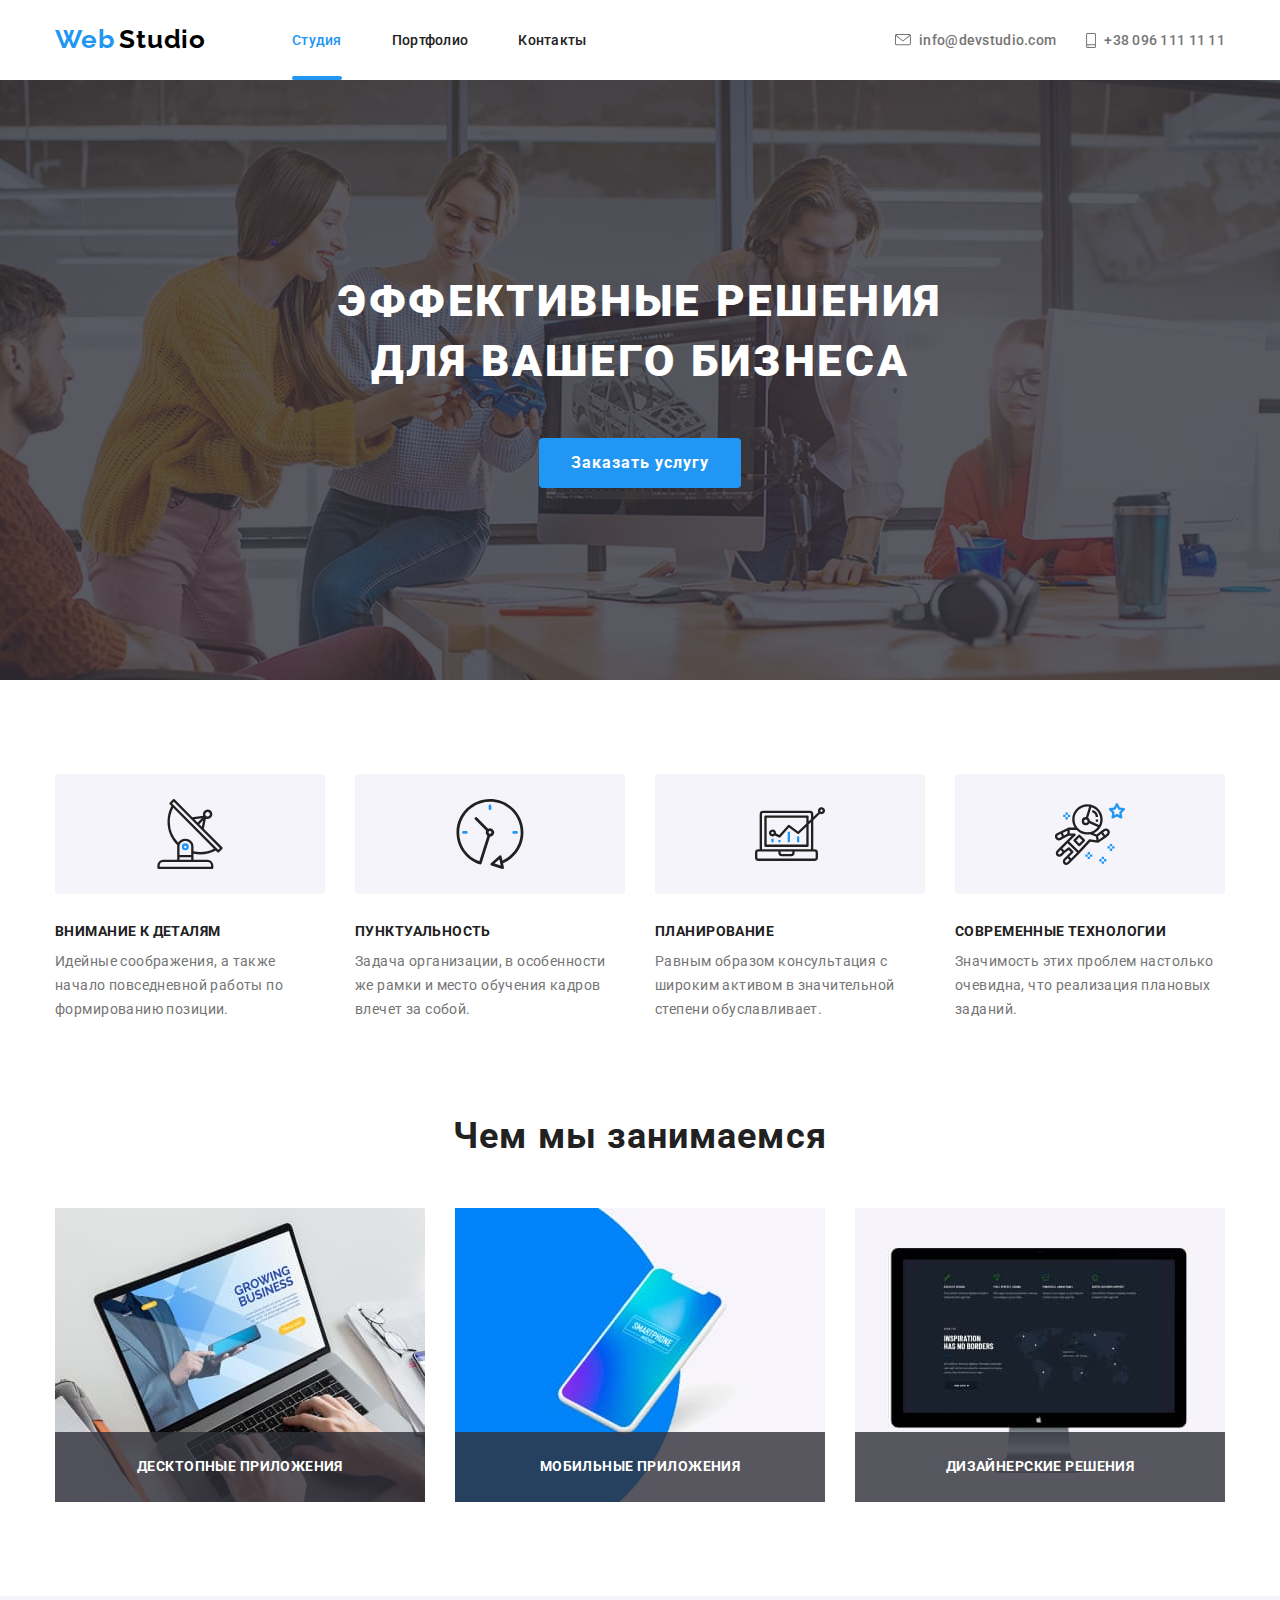
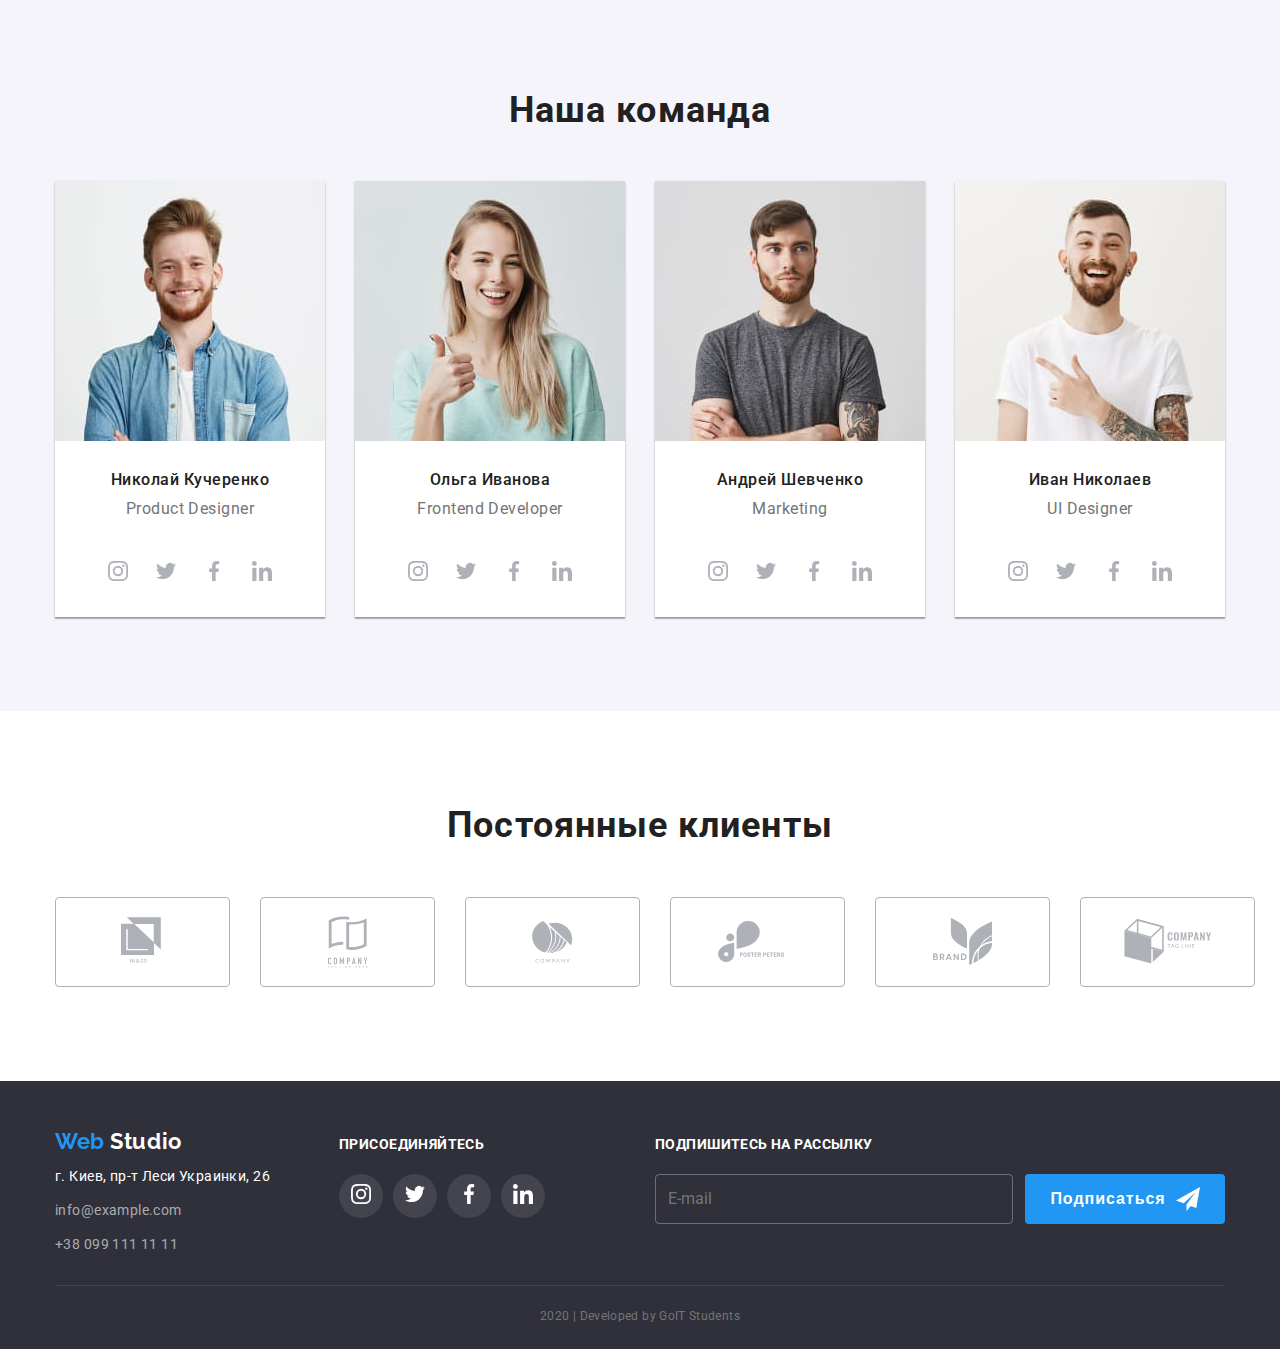
<file: index.html>
<!DOCTYPE html>
<html lang="ru">
<head>
    <meta charset="UTF-8">
    <meta name="viewport" content="width=device-width, initial-scale=1.0">
    <title>Web Studio</title>
    <link href="https://fonts.googleapis.com/css2?family=Raleway:wght@700&family=Roboto:wght@400;500;700;900&display=swap" rel="stylesheet">
    <link rel="stylesheet" href="./css/styles.css">
</head>
<body>
    <!--Шапка-->
    <header>
        <nav class="container main-nav">
        <a href="./index.html" class="logo"><span class="web-logo">Web</span>Studio</a>
        <ul class="site-nav list">
            <li class="item"><a href="./index.html" class="link current">Студия</a></li>
            <li class="item"><a href="./portfolio.html" class="link">Портфолио</a></li>
            <li class="item"><a href="" class="link">Контакты</a></li>
        </ul>
        <ul class="contacts-nav list">
            <li class="item envelope">
                <a href="mailto:info@devstudio.com" class="link">
                <svg class="icon-envelope">
                   <use href="./img/sprite.svg#icon-envelope"></use> 
                </svg>
                info@devstudio.com
            </a>
        </li>
            <li class="item phone">
                <a href="tel:+380961111111" class="link">
                <svg class="icon-phone">
                    <use href="./img/sprite.svg#icon-phone"></use>
                </svg>
                +38 096 111 11 11
            </a>
        </li>
        </ul>
        </nav>
    </header>
    <main>
    <!--Герой-->
    <section class="hero">
        <div class="container">
        <h1 class="title">эффективные решения для вашего бизнеса</h1>
        <a href="" class="button">Заказать услугу</a>
        </div>
    </section>
    <!--Наши Преимущества-->
    <section class="advantage">
        <div class="container">
        <h2 class="title">Наши преимущества</h2>
        <ul class="features-list list">
            <li class="item">
                <div class="item-image">
                    <svg class="icon">
                        <use href="./img/sprite.svg#icon-antenna"></use>
                    </svg>
                </div>
                <h3 class="item-title">Внимание к деталям</h3>
                <p class="item-description">Идейные соображения, а также начало повседневной работы по формированию позиции.</p>
            </li>
            <li class="item">
                <div class="item-image">
                    <svg class="icon">
                        <use href="./img/sprite.svg#icon-clock"></use>
                    </svg>
                </div>
                <h3 class="item-title">Пунктуальность</h3>
                <p class="item-description">Задача организации, в особенности же рамки и место обучения кадров влечет за собой.</p>
            </li>
            <li class="item">
                <div class="item-image">
                    <svg class="icon">
                        <use href="./img/sprite.svg#icon-pc"></use>
                    </svg>
                </div>
                <h3 class="item-title">Планирование</h3>
                <p class="item-description">Равным образом консультация с широким активом в значительной степени обуславливает.</p>
            </li>
            <li class="item">
                <div class="item-image">
                    <svg class="icon">
                        <use href="./img/sprite.svg#icon-astronaut"></use>
                    </svg>
                </div>
                <h3 class="item-title">Современные технологии</h3>
                <p class="item-description">Значимость этих проблем настолько очевидна, что реализация плановых заданий.</p>
            </li>
        </ul>
        </div>
    </section>
    <!--Чем мы занимаемся-->
    <section class="our-works">
        <div class="container">
        <h2 class="item-title">Чем мы занимаемся</h2>
        <ul class="type-works list">
            <li class="item"><img src="./img/desktop.jpg" alt="компьютер" width="370" height="294">
                <p class="description">Десктопные приложения</p></li>
            <li class="item"><img src="./img/smartphone.jpg" alt="смартфон" width="370" height="294">
                <p class="description">Мобильные приложения</p></li>
            <li class="item"><img src="./img/display.jpg" alt="дизайн" width="370" height="294">
                <p class="description">Дизайнерские решения</p></li>
        </ul>
        </div>
    </section>
    <!--Наша команда-->
    <section class="team">
        <div class="container">
        <h2 class="team-title">Наша команда</h2>
        <ul class="people-team list">
            <li class="item">
                <img src="./img/John.jpg" alt="John" width="270" height="260" class="foto">
                <h3>Николай Кучеренко</h3>
                <p>Product Designer</p>
                    <div class="social-link">
                    <a href="https://www.instagram.com/"><svg class="social-icon"><use href="./img/sprite.svg#icon-instagram"></use></svg></a>
                    <a href="https://twitter.com/"><svg class="social-icon"><use href="./img/sprite.svg#icon-twitter"></use></svg></a>
                    <a href="https://www.facebook.com/"><svg class="social-icon"><use href="./img/sprite.svg#icon-facebook"></use></svg></a>
                    <a href="https://www.linkedin.com/"><svg class="social-icon"><use href="./img/sprite.svg#icon-linkedin"></use></svg></a>
                    </div>    
            </li>
            <li class="item">
                <img src="./img/Marta.jpg" alt="Marta" width="270" height="260" class="foto">
                <h3>Ольга Иванова</h3>
                <p>Frontend Developer</p>
                    <div class="social-link">
                    <a href="https://www.instagram.com/"><svg class="social-icon"><use href="./img/sprite.svg#icon-instagram"></use></svg></a>
                    <a href="https://twitter.com/"><svg class="social-icon"><use href="./img/sprite.svg#icon-twitter"></use></svg></a>
                    <a href="https://www.facebook.com/"><svg class="social-icon"><use href="./img/sprite.svg#icon-facebook"></use></svg></a>
                    <a href="https://www.linkedin.com/"><svg class="social-icon"><use href="./img/sprite.svg#icon-linkedin"></use></svg></a>
                    </div> 
            </li>
            <li class="item">
                <img src="./img/Robert.jpg" alt="Robert" width="270" height="260" class="foto">
                <h3>Андрей Шевченко</h3>
                <p>Marketing</p>
                    <div class="social-link">
                    <a href="https://www.instagram.com/"><svg class="social-icon"><use href="./img/sprite.svg#icon-instagram"></use></svg></a>
                    <a href="https://twitter.com/"><svg class="social-icon"><use href="./img/sprite.svg#icon-twitter"></use></svg></a>
                    <a href="https://www.facebook.com/"><svg class="social-icon"><use href="./img/sprite.svg#icon-facebook"></use></svg></a>
                    <a href="https://www.linkedin.com/"><svg class="social-icon"><use href="./img/sprite.svg#icon-linkedin"></use></svg></a>
                    </div> 
            </li>
            <li class="item">
                <img src="./img/Martin.jpg" alt="Martin" width="270" height="260" class="foto">
                <h3>Иван Николаев</h3>
                <p>UI Designer</p>
                    <div class="social-link">
                    <a href="https://www.instagram.com/"><svg class="social-icon"><use href="./img/sprite.svg#icon-instagram"></use></svg></a>
                    <a href="https://twitter.com/"><svg class="social-icon"><use href="./img/sprite.svg#icon-twitter"></use></svg></a>
                    <a href="https://www.facebook.com/"><svg class="social-icon"><use href="./img/sprite.svg#icon-facebook"></use></svg></a>
                    <a href="https://www.linkedin.com/"><svg class="social-icon"><use href="./img/sprite.svg#icon-linkedin"></use></svg></a>
                    </div>
            </li>
        </ul>
    </div>
    </section>
    <!--Клиенты-->
    <section class="clients">
        <div class="container">
        <h2>Постоянные клиенты</h2>
        <ul class="partners list">
            <li class="item"><a href="" class="item-link"><svg class="company-icon" width="44" height="49"><use href="./img/sprite.svg#icon-logo-one"></use></svg></a></li>
            <li class="item"><a href="" class="item-link"><svg class="company-icon" width="40" height="52"><use href="./img/sprite.svg#icon-logo-two"></use></svg></a></li>    
            <li class="item"><a href="" class="item-link"><svg class="company-icon" width="41" height="42"><use href="./img/sprite.svg#icon-logo-three"></use></svg></a></li>
            <li class="item"><a href="" class="item-link"><svg class="company-icon" width="79" height="42"><use href="./img/sprite.svg#icon-logo-four"></use></svg></a></li>
            <li class="item"><a href="" class="item-link"><svg class="company-icon" width="59" height="47"><use href="./img/sprite.svg#icon-logo-five"></use></svg></a></li>
            <li class="item"><a href="" class="item-link"><svg class="company-icon" width="88" height="45"><use href="./img/sprite.svg#icon-logo-six"></use></svg></a></li>
        </ul>
    </div>
    </section>
</main>
    <!--Подвал-->
    <footer class="footer">
        <div class="container">
        <div class="flex-container">
            <div>
                <a href="./index.html" class="logo"><span class="web-logo">Web</span>Studio</a>
                <ul class="contact-info list">
                    <li class="info">г. Киев, пр-т Леси Украинки, 26</li>
                    <li class="info"><a href="">info@example.com</a></li>
                    <li class="info"><a href="">+38 099 111 11 11</a></li>
                </ul>
            </div>
            <div class="social-container">
                <p class="follow">присоединяйтесь</p>
                <ul class="social-links list">
                    <li class="item"><a href="https://www.instagram.com/"><svg class="social-icon"><use href="./img/sprite.svg#icon-instagram"></use></svg></a></li>
                    <li class="item"><a href="https://twitter.com/"><svg class="social-icon"><use href="./img/sprite.svg#icon-twitter"></use></svg></a></li>
                    <li class="item"><a href="https://www.facebook.com/"><svg class="social-icon"><use href="./img/sprite.svg#icon-facebook"></use></svg></a></li>
                    <li class="item"><a href="https://www.linkedin.com/"><svg class="social-icon"><use href="./img/sprite.svg#icon-linkedin"></use></svg></a></li>
                </ul>
            </div>
            <div class="subscribe-conteiner">
                <p class="follow">Подпишитесь на рассылку</p>
                <div class="subscribe-form">
                    <div class="email-form">E-mail</div>
                    <button type="button" class="button">Подписаться <svg class="subscribe-icon" width="24" height="24"><use href="./img/sprite.svg#icon-send"></use></svg></button>
                </div>    
            </div>
        </div>
        <div class="copy-block">
        <p class="copy-right">2020 | Developed by GoIT Students </p>
        </div>
        </div>
    </footer>
</body>
</html>
</file>
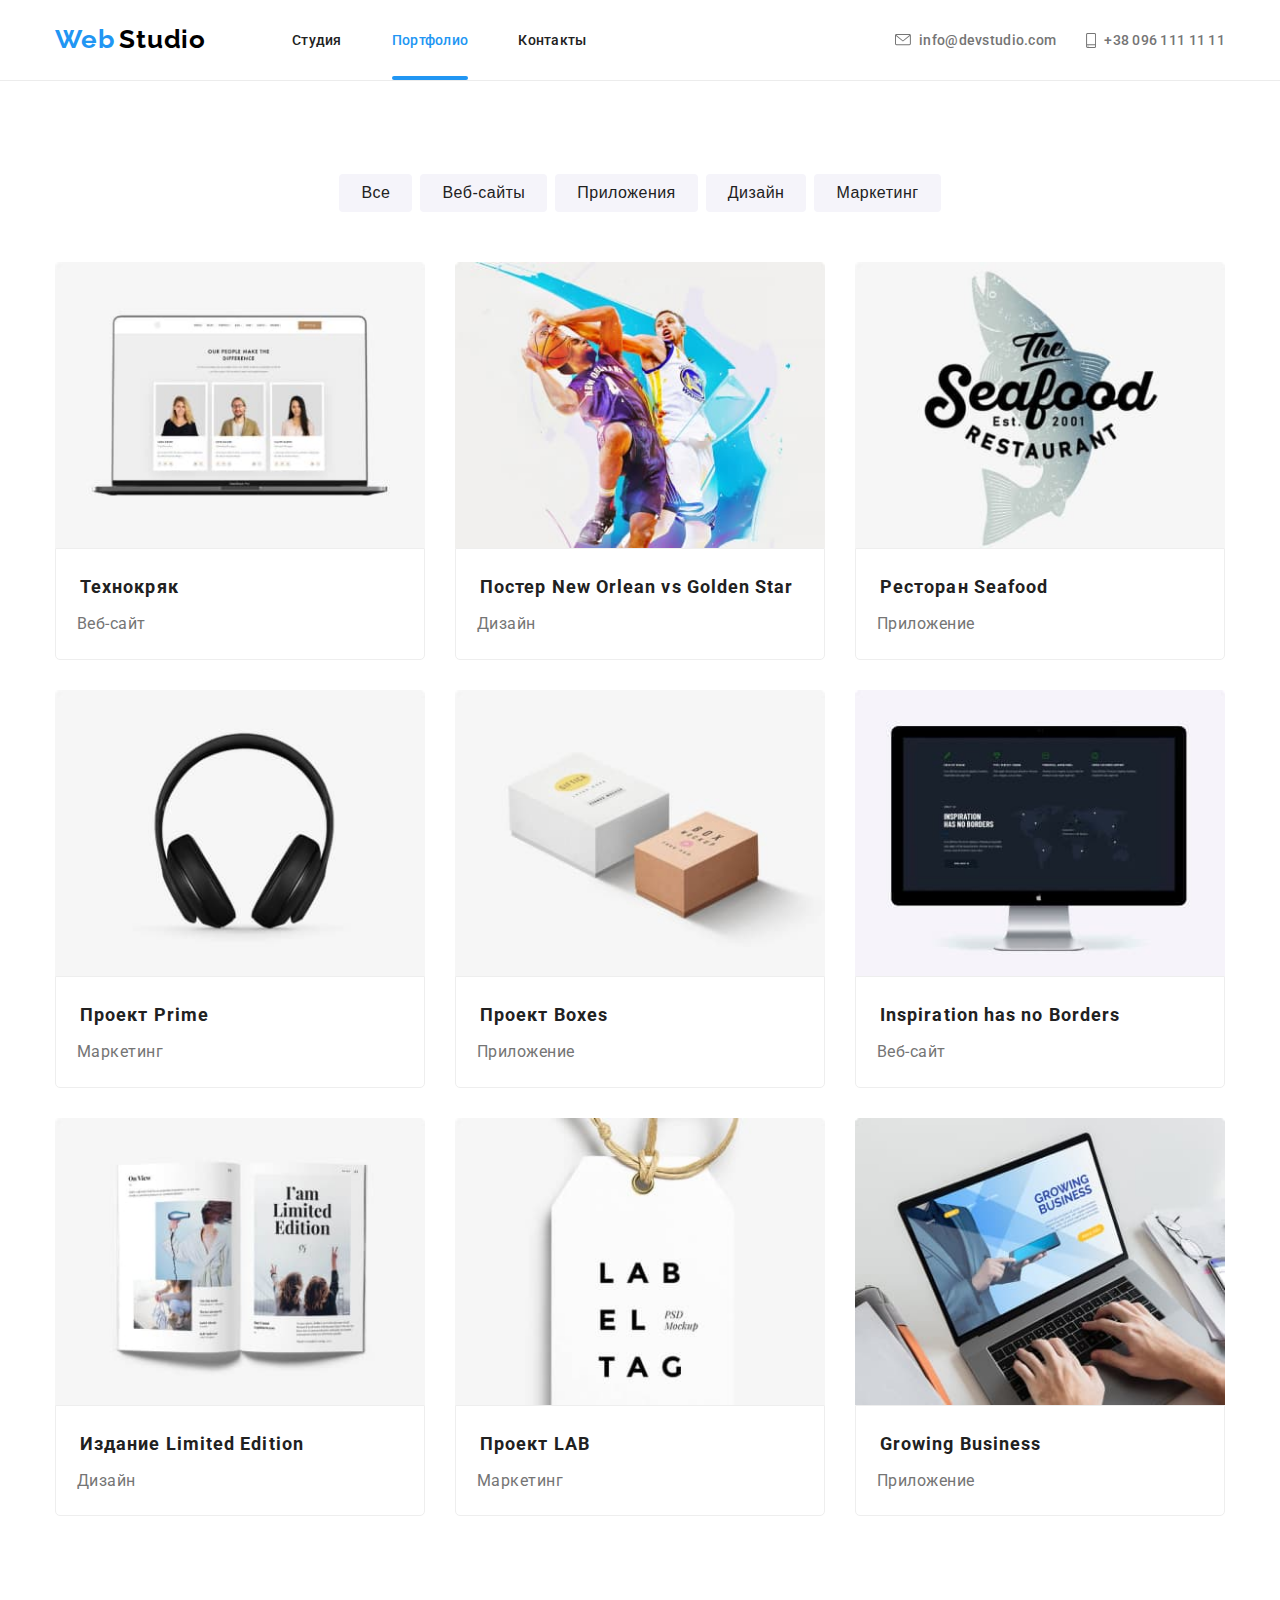
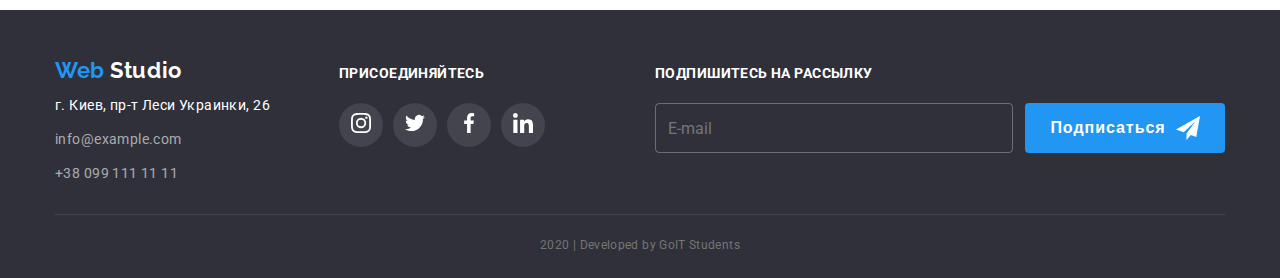
<file: portfolio.html>
<!DOCTYPE html>
<html lang="ru">
<head>
    <meta charset="UTF-8">
    <meta name="viewport" content="width=device-width, initial-scale=1.0">
    <title>Портфолио</title>
    <link href="https://fonts.googleapis.com/css2?family=Raleway:wght@700&family=Roboto:wght@400;500;700;900&display=swap" rel="stylesheet">
    <link rel="stylesheet" href="./css/portfolio.css">
</head>
<body>
     <!--Шапка-->
     <header>
        <nav class="container main-nav">
        <a href="./index.html" class="logo"><span class="web-logo">Web</span>Studio</a>
        <ul class="site-nav list">
            <li class="item"><a href="./index.html" class="link">Студия</a></li>
            <li class="item"><a href="./portfolio.html" class="link current">Портфолио</a></li>
            <li class="item"><a href="" class="link">Контакты</a></li>
        </ul>
        <ul class="contacts-nav list">
            <li class="item envelope">
                <a href="mailto:info@devstudio.com" class="link">
                <svg class="icon-envelope">
                   <use href="./img/sprite.svg#icon-envelope"></use> 
                </svg>
                info@devstudio.com
            </a>
        </li>
            <li class="item phone">
                <a href="tel:+380961111111" class="link">
                <svg class="icon-phone">
                    <use href="./img/sprite.svg#icon-phone"></use>
                </svg>
                +38 096 111 11 11
            </a>
        </li>
        </ul>
        </nav>
    </header>
    <!-- Портфолио -->
    <main>
        <section class="portfolio">
            <div class="container">
            <h1 class="main-title">Наши работы</h1>
            <ul class="nav-menu list">
                <li class="item"><button type="button" class="button">Все</button></li>
                <li class="item"><button type="button" class="button">Веб-сайты</button></li>
                <li class="item"><button type="button" class="button">Приложения</button></li>
                <li class="item"><button type="button" class="button">Дизайн</button></li>
                <li class="item"><button type="button" class="button">Маркетинг</button></li>
            </ul>
            <ul class="project list">
                <li class="item">
                    <a href="">
                    <div class="card-info">
                    <img src="./img/portfolio/work-1.jpg" alt="Технокряк" width="370">
                    <p class="description">Технокряк это современная площадка распространения коронавируса. Компании используют
                        эту платформу для цифрового шпионажа и атак на защищённые сервера конкурентов.</p>
                    </div>
                    <div class="main-project-description">
                        <h2 class="project-name">Технокряк</h2>                  
                        <p class="project-type">Веб-сайт</p>
                    </div>
                    </a>
                </li>
                <li class="item">
                    <a href="">
                    <div class="card-info">
                        <img src="./img/portfolio/work-0.jpg" alt="Технокряк" width="370">
                        <p class="description">Технокряк это современная площадка распространения коронавируса. Компании используют
                            эту платформу для цифрового шпионажа и атак на защищённые сервера конкурентов.</p>
                        </div>
                        <div class="main-project-description">
                        <h2 class="project-name">Постер New Orlean vs Golden Star</h2>                  
                        <p class="project-type">Дизайн</p>
                    </div>
                    </a>
                </li>
                <li class="item">
                    <a href="">
                    <div class="card-info">
                        <img src="./img/portfolio/work-2.jpg" alt="Технокряк" width="370">
                        <p class="description">Lorem ipsum dolor sit, amet consectetur adipisicing elit. 
                            Dolores saepe voluptate, eaque sit fugit sapiente aliquid praesentium maiores.</p>
                        </div>
                        <div class="main-project-description">
                        <h2 class="project-name">Ресторан Seafood</h2>                  
                        <p class="project-type">Приложение</p>
                    </div>
                    </a>
                </li>
                <li class="item">
                    <a href="">
                    <div class="card-info">
                        <img src="./img/portfolio/work-3.jpg" alt="Технокряк" width="370">
                        <p class="description">Lorem ipsum dolor sit, amet consectetur adipisicing elit. 
                            Dolores saepe voluptate, eaque sit fugit sapiente aliquid praesentium maiores.</p>
                        </div>
                    <div class="main-project-description">
                        <h2 class="project-name">Проект Prime</h2>                  
                        <p class="project-type">Маркетинг</p>
                    </div>
                    </a>
                </li>
                <li class="item">
                    <a href="">
                    <div class="card-info">
                        <img src="./img/portfolio/work-4.jpg" alt="Технокряк" width="370">
                        <p class="description">Lorem ipsum dolor sit, amet consectetur adipisicing elit. 
                            Dolores saepe voluptate, eaque sit fugit sapiente aliquid praesentium maiores.</p>
                        </div>
                    <div class="main-project-description">
                        <h2 class="project-name">Проект Boxes</h2>                  
                        <p class="project-type">Приложение</p>
                    </div>
                    </a>
                </li>
                <li class="item">
                    <a href="">
                    <div class="card-info">
                        <img src="./img/portfolio/work-5.jpg" alt="Технокряк" width="370">
                        <p class="description">Lorem ipsum dolor sit, amet consectetur adipisicing elit. 
                            Dolores saepe voluptate, eaque sit fugit sapiente aliquid praesentium maiores.</p>
                        </div>
                    <div class="main-project-description">
                        <h2 class="project-name">Inspiration has no Borders</h2>                  
                        <p class="project-type">Веб-сайт</p>
                    </div>  
                    </a>
                </li>
                <li class="item">
                    <a href="">
                    <div class="card-info">
                        <img src="./img/portfolio/work-6.jpg" alt="Технокряк" width="370">
                        <p class="description">Lorem ipsum dolor sit, amet consectetur adipisicing elit. 
                            Dolores saepe voluptate, eaque sit fugit sapiente aliquid praesentium maiores.</p>
                        </div>
                    <div class="main-project-description">
                        <h2 class="project-name">Издание Limited Edition</h2>                  
                        <p class="project-type">Дизайн</p>
                    </div>
                    </a>    
                </li>
                <li class="item">
                    <a href="">
                    <div class="card-info">
                        <img src="./img/portfolio/work-7.jpg" alt="Технокряк" width="370">
                        <p class="description">Lorem ipsum dolor sit, amet consectetur adipisicing elit. 
                            Dolores saepe voluptate, eaque sit fugit sapiente aliquid praesentium maiores.</p>
                        </div>
                    <div class="main-project-description">
                        <h2 class="project-name">Проект LAB</h2>                  
                        <p class="project-type">Маркетинг</p>
                    </div>
                    </a>
                </li>
                <li class="item">
                    <a href="">
                    <div class="card-info">
                        <img src="./img/portfolio/work-8.jpg" alt="Технокряк" width="370">
                        <p class="description">Lorem ipsum dolor sit, amet consectetur adipisicing elit. 
                            Dolores saepe voluptate, eaque sit fugit sapiente aliquid praesentium maiores.</p>
                        </div>
                    <div class="main-project-description">
                        <h2 class="project-name">Growing Business</h2>                  
                        <p class="project-type">Приложение</p>
                    </div>
                    </a>
                </li>
            </ul>
            </div>
        </section>
    </main>
        <!-- Подвал -->
        <footer class="footer">
            <div class="container">
            <div class="flex-container">
                <div>
                    <a href="./index.html" class="logo"><span class="web-logo">Web</span>Studio</a>
                    <ul class="contact-info list">
                        <li class="info">г. Киев, пр-т Леси Украинки, 26</li>
                        <li class="info"><a href="">info@example.com</a></li>
                        <li class="info"><a href="">+38 099 111 11 11</a></li>
                    </ul>
                </div>
                <div class="social-container">
                    <p class="follow">присоединяйтесь</p>
                    <ul class="social-links list">
                        <li class="item"><a href="https://www.instagram.com/"><svg class="social-icon"><use href="./img/sprite.svg#icon-instagram"></use></svg></a></li>
                        <li class="item"><a href="https://twitter.com/"><svg class="social-icon"><use href="./img/sprite.svg#icon-twitter"></use></svg></a></li>
                        <li class="item"><a href="https://www.facebook.com/"><svg class="social-icon"><use href="./img/sprite.svg#icon-facebook"></use></svg></a></li>
                        <li class="item"><a href="https://www.linkedin.com/"><svg class="social-icon"><use href="./img/sprite.svg#icon-linkedin"></use></svg></a></li>
                    </ul>
                </div>
                <div class="subscribe-conteiner">
                    <p class="follow">Подпишитесь на рассылку</p>
                    <div class="subscribe-form">
                        <div class="email-form">E-mail</div>
                        <button type="button" class="button">Подписаться <svg class="subscribe-icon" width="24" height="24"><use href="./img/sprite.svg#icon-send"></use></svg></button>
                    </div>    
                </div>
            </div>
            <div class="copy-block">
            <p class="copy-right">2020 | Developed by GoIT Students </p>
            </div>
            </div>
        </footer>
        </body>
</html>
</file>
<file: css/styles.css>
/* 
Основной цвет текста #757575
Вторичный цвет текста #212121
Цвет подсвечивания #2196F3
Фон шапки #FFFFFF
Основной фон #E5E5E5
Вторичный фон #F5F4FA
 */

 :root {
     --primary-text-color: #757575;
     --secondary-text-color: #212121;
     --background-primary: #FFFFFF;
     --background-secondary: #F5F4FA;
     --footer-background-site: #2F303A;
     --hover-color: #2196F3;
     --social-link-color: #AFB1B8;
 }
 
 *,
 *::before,
 *::after {
   box-sizing: border-box;
   margin: 0;
 }

 body{
    font-family: 'Roboto', sans-serif; 
    
    background-color: var(--background-site);
     color: var(--primary-text-color);


}

ul {
    list-style: none;
}

a{
    text-decoration: none;
}

h1, h2, h3, h4, h5, h6, p{
    margin-top: 0;
    margin-bottom: 0em;
}


/* Утилитные классы */

.container{
    margin-left: auto;
    margin-right: auto;
    width: 1200px;
    padding-left: 15px;
    padding-right: 15px;
    /* outline: 2px solid tomato; */
}

.list{
    margin: 0;
    padding: 0;
    list-style: none;
}



/* Шапка */
.main-nav{
    display: flex;
    align-items: center;
}

.site-nav{
    display: flex;
    margin-left: 86px;
}

.contacts-nav{
    display: flex;
    margin-left: auto;
}

.logo{
    font-family: Raleway, sans-serif;
    font-weight: 700;
    font-size: 26px;
    line-height: 1.2;
    letter-spacing: 0.03em;
    
    color: #000000;
}

.web-logo{
    padding-right: 5px;

    color: var(--hover-color);
}

.site-nav .link{
    display: block;
    padding-top: 32px;
    padding-bottom: 32px;
    
    font-weight: 500;
    font-size: 14px;
    line-height: 1.15;
    letter-spacing: 0.02em;

    transition: 250ms cubic-bezier(0.4, 0, 0.2, 1);

    color: var(--secondary-text-color);
}


.site-nav .item:not(:last-child){
    margin-right: 50px;
}


.site-nav a:hover,
.site-nav a:focus{
    color: var(--hover-color);
}

.link.current{
    position: relative;    
    color: var(--hover-color);
}

.link.current::after{
    display: block;
    content: '';

    position: absolute;
    bottom: 0;

    width: 100%;
    height: 4px;
    border-radius: 2px;
    background-color: var(--hover-color);
}

.contacts-nav .item:not(:first-child){
    margin-left: 30px;    
}

.icon-envelope{
    width: 16px;
    height: 12px;
    margin-right: 8px;
    fill: currentColor;
    transition: fill 250ms cubic-bezier(0.4, 0, 0.2, 1);

}

.item.envelope:hover .icon-envelope{
    fill: var(--hover-color);
}


.icon-phone{
    width: 10px;
    height: 15px;
    margin-right: 8px;
    fill: currentColor;
    transition: fill 250ms cubic-bezier(0.4, 0, 0.2, 1);

}

.item.phone:hover .icon-phone{
    fill: var(--hover-color);
}

.contacts-nav .link{
    display: flex;
    align-items: center;
    padding-top: 32px;
    padding-bottom: 32px;
        
    font-weight: 500;
    font-size: 14px;
    line-height: 1.15;
    letter-spacing: 0.02em;

    transition: 250ms cubic-bezier(0.4, 0, 0.2, 1);

    color: var(--primary-text-color);
}

.contacts-nav a:hover,
.contacts-nav a:focus{
    color: var(--hover-color);
}

/* Герой */
.hero{
    display: flex;
    height: 600px;
    text-align: center;
    align-items: center;

    background-image: linear-gradient(rgba(47, 48, 58, 0.8), rgba(47, 48, 58, 0.8)), url(../img/Header.jpg);
    background-repeat: no-repeat;
    background-position: center;
    
}

.hero .title{
    width: 646px;
    margin-bottom: 46px;
    margin-left: auto;
    margin-right: auto;

    font-weight: 900;
    font-size: 44px;
    line-height: 1.36;
    text-align: center;
    letter-spacing: 0.06em;
    text-transform: uppercase;

    color: var(--background-primary);
}

.hero .button{
    display: inline-block;
    border-radius: 4px;
    min-width: 200px;
    padding: 10px 32px;
    
    font-weight: 700;
    font-size: 16px;
    line-height: 1.87;
    letter-spacing: 0.06em;

    color: var(--background-primary);
    background-color: var(--hover-color);
}

/* Наши преимущества */
.advantage{
    padding-top: 94px;
    /* padding-bottom: 94px;
    border: 1px solid #ECECEC; */
}

.advantage .title{
    display: none;
}

.features-list{
    display: flex;
}

.item-image{
    display: flex;
    width: 270px;
    height: 120px;
    align-items: center;
    justify-content: center;
    border-radius: 4px;
    margin-bottom: 30px;

    background-color: var(--background-secondary);
}

.item-image .icon{
    width: 70px;
    height: 70px;
}

.features-list .item + .item{
    margin-left: 30px;
}
.advantage .item-title{
    margin-bottom: 10px;
    
    font-weight: 700;
    font-size: 14px;
    line-height: 1.14;
    letter-spacing: 0.03em;
    text-transform: uppercase;

    color: var(--secondary-text-color);
}

.advantage .item-description{
    font-size: 14px;
    line-height: 1.71;
    letter-spacing: 0.03em;

}

/* Чем мы занимаемся */
.our-works{
    padding-top: 94px;
    padding-bottom: 94px;
}


.our-works .item-title{
    
    font-size: 36px;
    line-height: 1.16;
    text-align: center;
    letter-spacing: 0.03em;

    color: var(--secondary-text-color);
}

.our-works .type-works{
    display: flex;
    margin-top: 50px;
}

.type-works .item{
    position: relative;
}

.type-works img{
    display: block;
}

.type-works .item:not(:last-child){
    margin-right: 30px;
}

.type-works .description{
    position: absolute;
    bottom: 0;
    
    display: flex;
    width: 370px;
    padding-top: 27px;
    padding-bottom: 27px;
    align-items: center;
    justify-content: center;
    
    font-weight: 700;
    font-size: 14px;
    line-height: 1.14;
    letter-spacing: 0.03em;
    text-transform: uppercase;

    color: var(--background-primary);
    background-color: rgba(47, 48, 58, 0.8);

}

/* Наша команда */
.team{
    background-color: var(--background-secondary);
    padding-top: 94px;
    padding-bottom: 94px;
}
.team .team-title{
    font-size: 36px;
    line-height: 1.16;
    text-align: center;
    letter-spacing: 0.03em;

    color: var(--secondary-text-color);
}

.team .people-team{
    display: flex;
    margin-top: 50px;
}

.people-team .item{
    text-align: center;
    padding-bottom: 24px;

    background-color: var(--background-primary);
    box-shadow: 0px 2px 1px rgba(0, 0, 0, 0.2), 0px 1px 1px rgba(0, 0, 0, 0.14), 0px 1px 3px rgba(0, 0, 0, 0.12);
}

.people-team .item + .item{
    margin-left: 30px;
}

.people-team .foto{
    display: block;
}

.team h3{
    margin-top: 30px;

    font-weight: 500;
    font-size: 16px;
    line-height: 1.18;
    letter-spacing: 0.03em;

    color: var(--secondary-text-color);
}

.team p{
    margin-top: 10px;

    font-size: 16px;
    line-height: 1.18;
    letter-spacing: 0.03em;
}

.people-team .social-link{
    margin-top: 30px;
}

/* .social-link>a + a{
    margin-left: 40px;
} */

.social-link>a{
    display: inline-flex;
    justify-content: center;
    align-items: center;
    width: 44px;
    height: 44px;
    border-radius: 50%;

    transition: 250ms cubic-bezier(0.4, 0, 0.2, 1);

}

.social-icon{
    width: 20px;
    height: 20px;
    fill: var(--social-link-color);
    transition: 250ms cubic-bezier(0.4, 0, 0.2, 1);

}

.team a:hover .social-icon,
.team a:focus .social-icon{
    fill: var(--background-primary);
}

.team a:hover,
.team a:focus{
    background-color: var(--hover-color);
}

/* Постоянные клиенты */
.clients{
    padding-top: 94px;
    padding-bottom: 94px;
}

.clients h2{
    font-size: 36px;
    line-height: 1.16;
    text-align: center;
    letter-spacing: 0.03em;

    color: var(--secondary-text-color);
}

.clients .partners{
    display: flex;
    margin-top: 50px;
}

/* .partners .item{
    display: flex;
    justify-content: center;
    align-items: center;
    width: 175px;
    height: 90px;

    border: 1px solid #AFB1B8;
    border-radius: 4px;
} */

.partners .item-link{
    display: flex;
    justify-content: center;
    align-items: center;
    width: 175px;
    height: 90px;

    transition: 250ms cubic-bezier(0.4, 0, 0.2, 1);

    border: 1px solid #AFB1B8;
    border-radius: 4px;
}


.partners .item:not(:last-child){
    margin-right: 30px;
}

.company-icon{
    fill: var(--social-link-color);
    transition: 250ms cubic-bezier(0.4, 0, 0.2, 1);

}

.clients .item:hover .company-icon,
.clients .item:focus .company-icon{ 
    fill: var(--hover-color);
}

.clients .item-link:hover,
.clients .item-link:focus{
    border: 1px solid var(--hover-color);
}

/* Подвал */

.footer {
    background-color: var(--footer-background-site);
    padding-top: 48px;
    padding-bottom: 21px;
}

.footer .flex-container{
    display: flex;
    margin-bottom: 28px;
    align-items: baseline;
}

.footer .logo{
    font-size: 22px;
    line-height: 1.18;
    letter-spacing: 0.03em;

    color: var(--background-primary);
}

.contact-info .info{
    margin-top: 10px;

    font-size: 14px;
    line-height: 1.71;
    letter-spacing: 0.03em;

    color: var(--background-primary);
}

.social-icon{
    width: 20px;
    height: 20px;
    fill: var(--social-link-color);
}

.contact-info a{
    font-size: 14px;
    line-height: 1.71;
    letter-spacing: 0.03em;

    color: rgba(255, 255, 255, 0.6);
}

.footer .follow{
    font-weight: 700;
    font-size: 14px;
    line-height: 1.14;
    letter-spacing: 0.03em;
    text-transform: uppercase;

    color: var(--background-primary);
}

.copy-block{
    padding-top: 18px;
    border-top: 1px solid rgba(255, 255, 255, 0.1);
}

.footer .copy-right{
    font-size: 12px;
    line-height: 2;
    text-align: center;
    letter-spacing: 0.03em;
}

.social-container{
    margin-left: 69px;
}

.social-links{
    display: flex;
    margin-top: 21px;
}

.social-links .item:not(:last-child){
    margin-right: 10px;
}

.social-links .item{
    display: inline-flex;
    justify-content: center;
    align-items: center;
    width: 44px;
    height: 44px;
    border-radius: 50%;

    transition: 250ms cubic-bezier(0.4, 0, 0.2, 1);

    background-color: #43444D ;
}

.social-links .social-icon{
    fill: var(--background-primary);
}

.social-links .item:hover,
.social-links .item:focus{
    background-color: var(--hover-color);
}

.subscribe-conteiner{
    margin-left: auto;
}

.subscribe-form{
    display: flex;
    margin-top: 21px;
}

.subscribe-icon{
    margin-left: 10px;
}

.email-form{
    display: flex;
    align-items: center;
    width: 358px;
    height: 50px;
    border: 1px solid rgba(255, 255, 255, 0.3);
    border-radius: 4px;
    padding-left: 12px;

    font-size: 16px;
    line-height: 1.83;
}

.footer .button{
    display: flex;
    align-items: center;
    justify-content: center;
    min-width: 200px;
    margin-left: 12px;
    border-radius: 4px;
    padding: 0;
    border: none;
    
    font-weight: 900;
    font-size: 16px;
    line-height: 1.87;
    letter-spacing: 0.06em;

    color: var(--background-primary);
    background-color: var(--hover-color);
}
</file>
<file: css/portfolio.css>
/* 
Основной цвет текста #757575
Вторичный цвет текста #212121
Цвет подсвечивания #2196F3
Фон шапки #FFFFFF
Основной фон #E5E5E5
Вторичный фон #F5F4FA
 */

 :root {
    --primary-text-color: #757575;
    --secondary-text-color: #212121;
    --background-primary: #FFFFFF;
    --background-secondary: #F5F4FA;
    --footer-background-site: #2F303A;
    --hover-color: #2196F3;
}

*,
*::before,
*::after {
  box-sizing: border-box;
  margin: 0;
}

body{
   font-family: 'Roboto', sans-serif; 
   
   background-color: var(--background-site);
    color: var(--primary-text-color);

}

ul {
   list-style: none;
}

a{
   text-decoration: none;
}

h1, h2, h3, h4, h5, h6, p{
    margin-top: 0;
    margin-bottom: 0em;
}


/* Утилитные классы */

.container{
    margin-left: auto;
    margin-right: auto;
    width: 1200px;
    padding-left: 15px;
    padding-right: 15px;
    /* outline: 2px solid tomato; */
}

.list{
    margin: 0;
    padding: 0;
    list-style: none;
}



/* Шапка */
.main-nav{
    display: flex;
    align-items: center;
}

.site-nav{
    display: flex;
    margin-left: 86px;
}

.contacts-nav{
    display: flex;
    margin-left: auto;
}

.logo{
    font-family: Raleway, sans-serif;
    font-weight: 700;
    font-size: 26px;
    line-height: 1.2;
    letter-spacing: 0.03em;
    
    color: #000000;
}

.web-logo{
    padding-right: 5px;

    color: var(--hover-color);
}

.site-nav .link{
    display: block;
    padding-top: 32px;
    padding-bottom: 32px;
    
    font-weight: 500;
    font-size: 14px;
    line-height: 1.15;
    letter-spacing: 0.02em;

    transition: 250ms cubic-bezier(0.4, 0, 0.2, 1);

    color: var(--secondary-text-color);
}


.site-nav .item:not(:last-child){
    margin-right: 50px;
}


.site-nav a:hover,
.site-nav a:focus{
    color: var(--hover-color);
}

.link.current{
    position: relative;    
    color: var(--hover-color);
}

.link.current::after{
    display: block;
    content: '';

    position: absolute;
    bottom: 0;

    width: 100%;
    height: 4px;
    border-radius: 2px;
    background-color: var(--hover-color);
}

.contacts-nav .item:not(:first-child){
    margin-left: 30px;    
}

.icon-envelope{
    width: 16px;
    height: 12px;
    margin-right: 8px;
    fill: currentColor;
    transition: fill 250ms cubic-bezier(0.4, 0, 0.2, 1);

}

.item.envelope:hover .icon-envelope{
    fill: var(--hover-color);
}


.icon-phone{
    width: 10px;
    height: 15px;
    margin-right: 8px;
    fill: currentColor;
    transition: fill 250ms cubic-bezier(0.4, 0, 0.2, 1);

}

.item.phone:hover .icon-phone{
    fill: var(--hover-color);
}

.contacts-nav .link{
    display: flex;
    align-items: center;
    padding-top: 32px;
    padding-bottom: 32px;
        
    font-weight: 500;
    font-size: 14px;
    line-height: 1.15;
    letter-spacing: 0.02em;

    transition: 250ms cubic-bezier(0.4, 0, 0.2, 1);

    color: var(--primary-text-color);
}

.contacts-nav a:hover,
.contacts-nav a:focus{
    color: var(--hover-color);
}

/* Портфолио */
.portfolio{
    padding-top: 93px;
    padding-bottom: 94px;
    border-top: 1px solid #ECECEC;

}


.portfolio .main-title{
    display: none;
}

.project .description{
    position: absolute;
    top: 0;
    left: 0;
    padding: 63px 24px;

    font-size: 18px;
    line-height: 1.56;
    letter-spacing: 0.03em;
    color: var(--background-primary);

    transform: translateY(100%);
    transition: transform 250ms cubic-bezier(0.4, 0, 0.2, 1);
    
    opacity: 0;
}

.project .card-info{
    position: relative;
    overflow: hidden;
}

.card-info::before{
    position: absolute;
    content: '';
    width: 100%;
    height: 100%;
    background-color: rgba(33, 150, 243, 0.9);

    transform: translateY(100%);
    transition: transform 250ms cubic-bezier(0.4, 0, 0.2, 1);
    
    opacity: 0;
}

.project .item:hover .card-info::before,
.project .item:hover .card-info .description{
    opacity: 1;
    transform: translateY(0);
}

.container .nav-menu{
    display: flex;
    justify-content: center;
}

.nav-menu .item:not(:last-child){
    margin-right: 8px;
}

.portfolio .button{
    padding-top: 6px;
    padding-bottom: 6px;
    padding-left: 22px;
    padding-right: 22px;
    border: 0px;
    
    font-weight: 500;
    font-size: 16px;
    line-height: 1.62;
    text-align: center;
    letter-spacing: 0.03em;

    color: var(--secondary-text-color);
    background-color: var(--background-secondary);
    border-radius: 4px;

    transition: 250ms cubic-bezier(0.4, 0, 0.2, 1);

}

.portfolio .button:hover,
.portfolio .button:focus{
    color: var(--background-primary);
    background-color: var(--hover-color);
}

.container .project{
    display: flex;
    flex-wrap: wrap;
    margin-top: 50px;
}

.main-project-description{
    border: 1px solid #EEEEEE;
    border-bottom-right-radius: 5px;
    border-bottom-left-radius: 5px;
    padding-bottom: 20px;

}

.project img{
    display: block;
}

.project .item{
    margin-right: 30px;
    margin-bottom: 30px;
    box-sizing: border-box;
    width: 370px;

    transition: 250ms cubic-bezier(0.4, 0, 0.2, 1);


    /* border: 1px solid #EEEEEE; */
}

.project .item:hover{
    box-shadow: 1px 4px 6px rgba(0, 0, 0, 0.16), 0px 4px 4px rgba(0, 0, 0, 0.06), 0px 1px 1px rgba(0, 0, 0, 0.12);

}

.project .item:nth-child(3n){
    margin-right: 0;
}

.project .item:nth-last-child(-n+3){
    margin-bottom: 0;
}

.project .project-name{
    margin-left: 24px;
    margin-right: 24px;
    margin-top: 20px;
    
    font-weight: 700;
    font-size: 18px;
    line-height: 2;
    letter-spacing: 0.06em;

    color: var(--secondary-text-color);
}

.project .project-type{
    margin-left: 21px;
    margin-right: 21px;
    margin-top: 4px;
    /* margin-bottom: 20px; */

    font-size: 16px;
    line-height: 1.87;
    letter-spacing: 0.03em;

    color: var(--primary-text-color);
}

/* .project .description{
    font-size: 18px;
    line-height: 1.56;
    letter-spacing: 0.03em;

    color: var(--primary-text-color);
}

/* .project .description:hover{
    color: var(--background-primary);
    background-color: var(--hover-color);
} */

.footer {
    background-color: var(--footer-background-site);
    padding-top: 48px;
    padding-bottom: 21px;
}

.footer .flex-container{
    display: flex;
    margin-bottom: 28px;
    align-items: baseline;
}

.footer .logo{
    font-size: 22px;
    line-height: 1.18;
    letter-spacing: 0.03em;

    color: var(--background-primary);
}

.contact-info .info{
    margin-top: 10px;

    font-size: 14px;
    line-height: 1.71;
    letter-spacing: 0.03em;

    color: var(--background-primary);
}

.contact-info a{
    font-size: 14px;
    line-height: 1.71;
    letter-spacing: 0.03em;

    color: rgba(255, 255, 255, 0.6);
}

.footer .follow{
    font-weight: 700;
    font-size: 14px;
    line-height: 1.14;
    letter-spacing: 0.03em;
    text-transform: uppercase;

    color: var(--background-primary);
}

.copy-block{
    padding-top: 18px;
    border-top: 1px solid rgba(255, 255, 255, 0.1);
}

.footer .copy-right{
    font-size: 12px;
    line-height: 2;
    text-align: center;
    letter-spacing: 0.03em;
}

.social-container{
    margin-left: 69px;
}

.social-links{
    display: flex;
    margin-top: 21px;
}

.social-links .item:not(:last-child){
    margin-right: 10px;
}

.social-links .item{
    display: inline-flex;
    justify-content: center;
    align-items: center;
    width: 44px;
    height: 44px;
    border-radius: 50%;

    transition: 250ms cubic-bezier(0.4, 0, 0.2, 1);

    background-color: #43444D ;
}

.social-links .social-icon{
    width: 20px;
    height: 20px;
    fill: var(--background-primary);
}

.social-links .item:hover,
.social-links .item:focus{
    background-color: var(--hover-color);
}

.subscribe-conteiner{
    margin-left: auto;
}

.subscribe-form{
    display: flex;
    margin-top: 21px;
}

.subscribe-icon{
    margin-left: 10px;
}

.email-form{
    display: flex;
    align-items: center;
    width: 358px;
    height: 50px;
    border: 1px solid rgba(255, 255, 255, 0.3);
    border-radius: 4px;
    padding-left: 12px;

    font-size: 16px;
    line-height: 1.83;
}

.footer .button{
    display: flex;
    align-items: center;
    justify-content: center;
    min-width: 200px;
    margin-left: 12px;
    border-radius: 4px;
    padding: 0;
    border: none;
    
    font-weight: 900;
    font-size: 16px;
    line-height: 1.87;
    letter-spacing: 0.06em;

    color: var(--background-primary);
    background-color: var(--hover-color);
}
</file>
